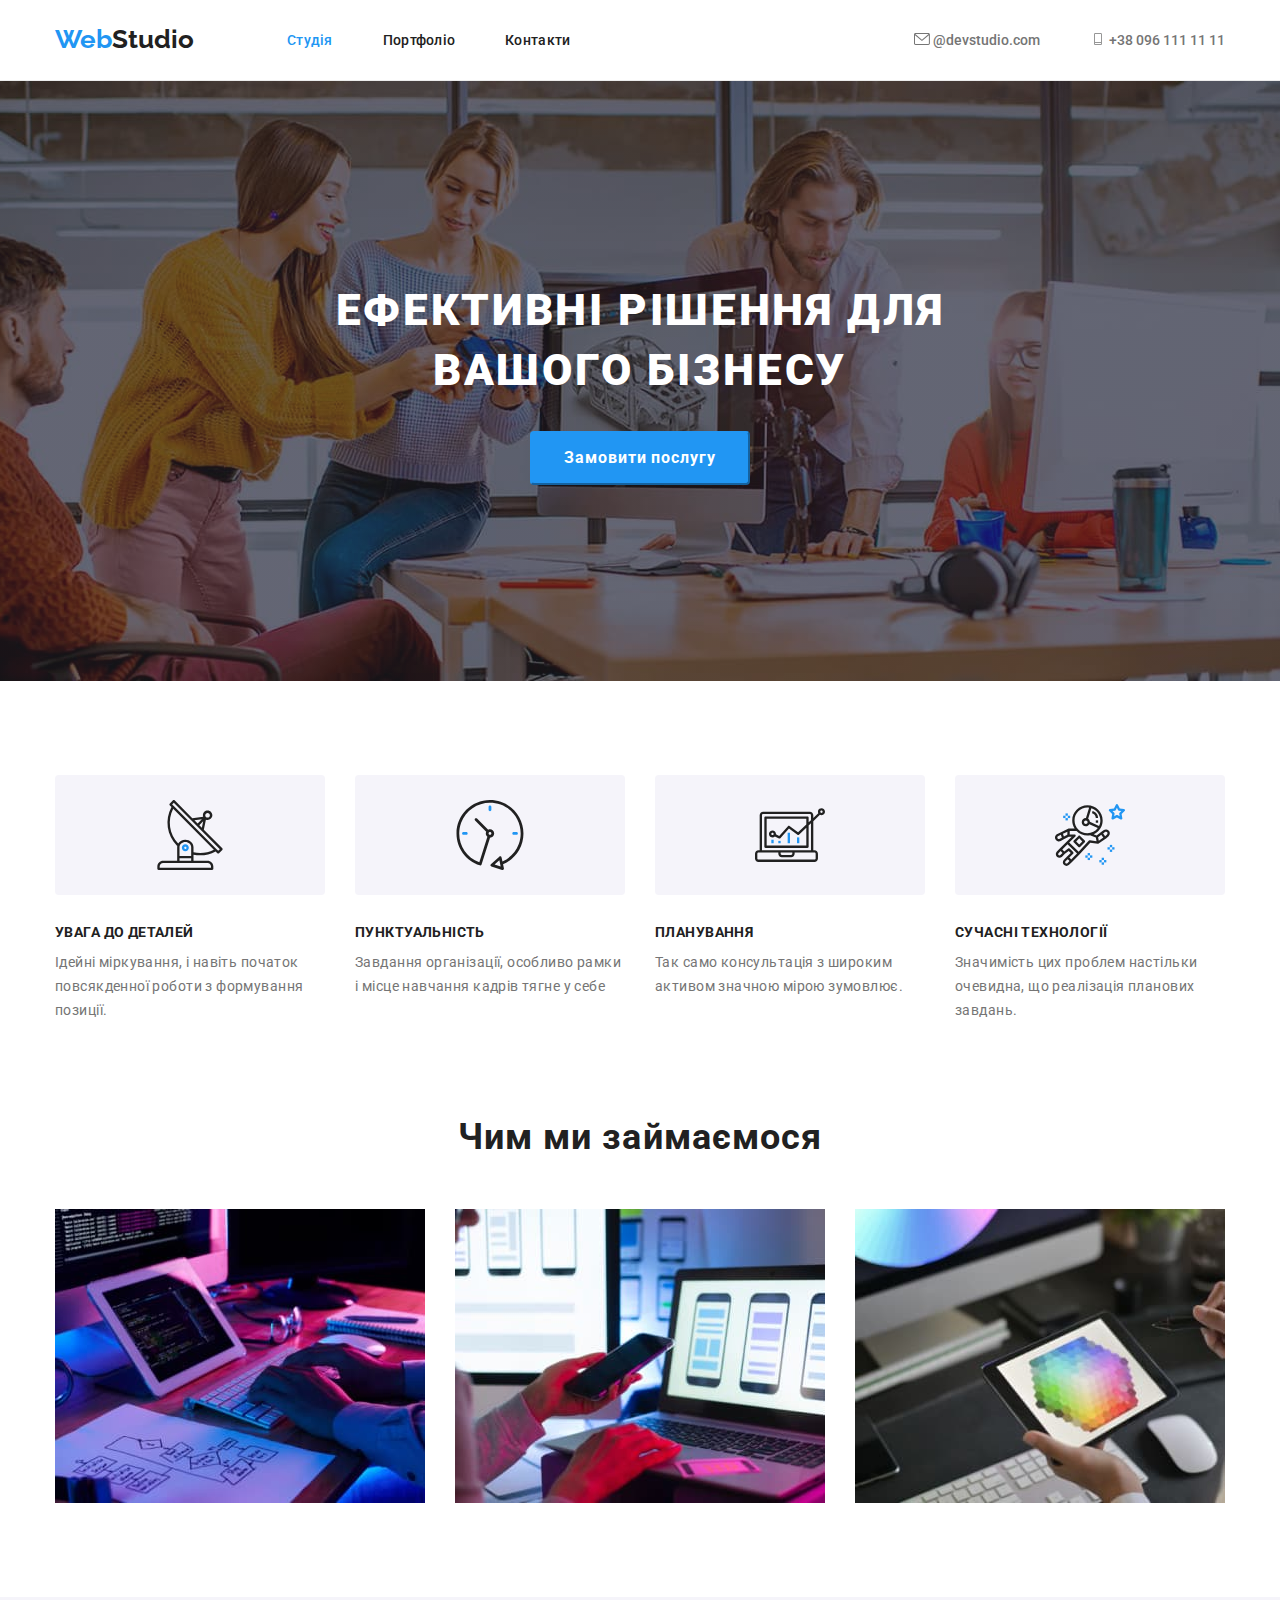
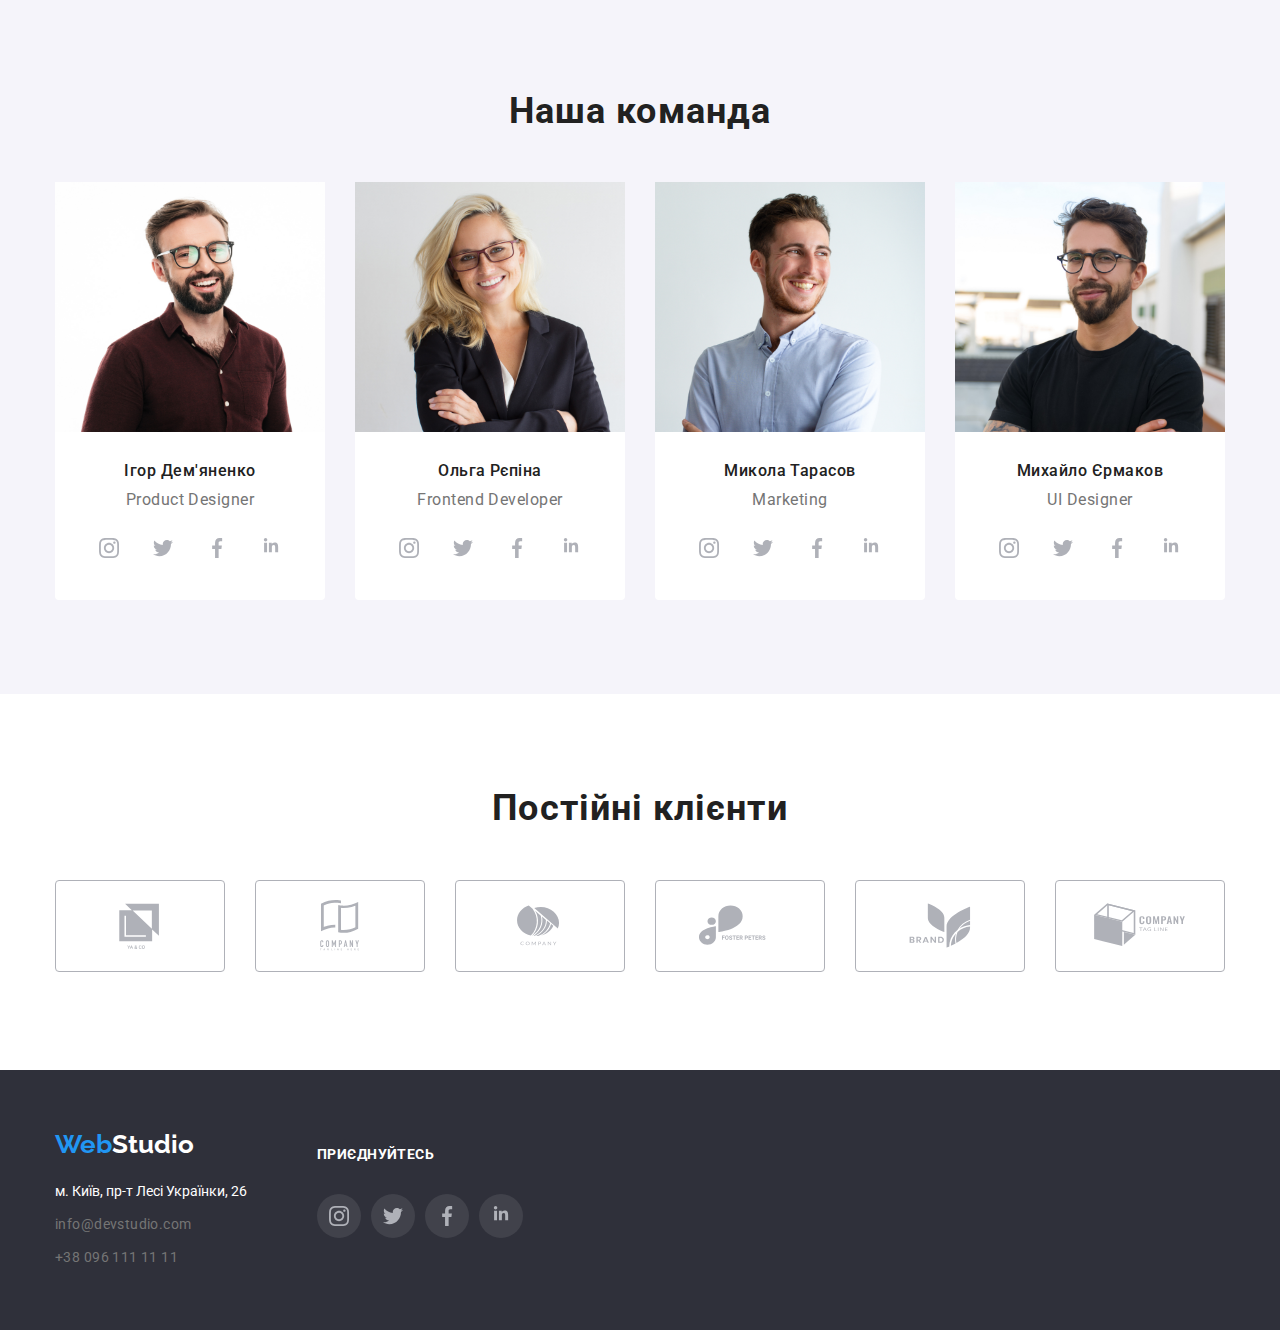
<file: index.html>
<!DOCTYPE html>
<html lang="uk">
  <head>
    <meta charset="UTF-8" />
    <meta http-equiv="X-UA-Compatible" content="IE=edge" />
    <meta name="viewport" content="width=device-width, initial-scale=1.0" />
    <title>Document</title>
    <link rel="preconnect" href="https://fonts.googleapis.com" />
    <link rel="preconnect" href="https://fonts.gstatic.com" crossorigin />
    <link
      href="https://fonts.googleapis.com/css2?family=Homemade+Apple&family=Raleway:wght@700&family=Roboto:wght@400;500;700;900&display=swap"
      rel="stylesheet"
    />
    <link
      rel="stylesheet"
      href="https://cdn.jsdelivr.net/npm/modern-normalize@1.1.0/modern-normalize.min.css"
    />
    <link rel="stylesheet" href="./css/style.css" />
  </head>
  <body>
    <!-- header-шапка -->
    <header class="section-header">
      <nav class="container nav-page">
        <a class="logo" href="./index.html"
          >Web<span class="logo-studio">Studio</span></a
        >
        <ul class="site-nav list">
          <li class="item">
            <a class="link current" href="./index.html">Студія</a>
          </li>
          <li class="item">
            <a class="link" href="./portfolio.html">Портфоліо</a>
          </li>
          <li class="item"><a class="link" href="#">Контакти</a></li>
        </ul>
        <ul class="contact-list list">
          <li class="item">
            <a class="contact" href="mailto:info@devstudio.com">
                <svg class="mail-icon" width="16" height="12">
                    <use href="./img/icons.svg#icon-mail"></use>
                </svg>
                <span>@devstudio.com</span>
            </a>
          </li>
          <li class="item">
            <a class="contact" href="tel:+380961111111">
                <svg class="phone-icon" width="16" height="12">
                    <use href="./img/icons.svg#icon-phone"></use>
                </svg>
                <span>+38 096 111 11 11 </span>
            </a>
          </li>
        </ul>
      </nav>
    </header>
    <!--Main-->
    <main>
      <section class="section-hero">
        <div class="container">
          <h1 class="hero-title">Ефективні рішення для вашого бізнесу</h1>
          <button class="button primery" type="button">Замовити послугу</button>
        </div>
      </section>
      <!--section feature-->
      <section class="section-feature">
        <div class="container">
          <h2 class="feature-title visually-hidden">особливості</h2>
          <ul class="feature-list list">
            <li class="feature-item icon-antenna">
              <h3 class="title">УВАГА ДО ДЕТАЛЕЙ</h3>
              <p class="feauture-subtitle">
                Ідейні міркування, і навіть початок повсякденної роботи з
                формування позиції.
              </p>
            </li>
            <li class="feature-item icon-clock">
              <h3 class="title">ПУНКТУАЛЬНІСТЬ</h3>
              <p class="feauture-subtitle">
                Завдання організації, особливо рамки і місце навчання кадрів
                тягне у себе
              </p>
            </li>
            <li class="feature-item icon-diagram">
              <h3 class="title">ПЛАНУВАННЯ</h3>
              <p class="feauture-subtitle">
                Так само консультація з широким активом значною мірою зумовлює.
              </p>
            </li>
            <li class="feature-item icon-astronaut">
              <h3 class="title">СУЧАСНІ ТЕХНОЛОГІЇ</h3>
              <p class="feauture-subtitle">
                Значимість цих проблем настільки очевидна, що реалізація
                планових завдань.
              </p>
            </li>
          </ul>
        </div>
      </section>
      <!--Section work-->
      <section class="section-work">
        <div class="container">
          <h2 class="work-title">Чим ми займаємося</h2>
          <ul class="work-list list">
            <li class="item">
              <img
                src="img/box2.jpg"
                alt="аналіз сайту"
                width="370"
                height="294"
              />
            </li>
            <li class="item">
              <img
                src="img/box1.jpg"
                alt="створення мобільного додатку"
                width="370"
                height="294"
              />
            </li>
            <li class="item">
              <img src="img/box3.jpg" alt="дизайн" width="370" height="294" />
            </li>
          </ul>
        </div>
      </section>
      <!--Section our team-->
      <section class="section-team">
        <div class="container">
          <h2 class="team-title">Наша команда</h2>
          <ul class="team-list list">
            <li class="item">
              <img
                src="img/img1.jpg"
                alt="Product Designer"
                width="270"
                height="250"
              />
              <div class="about-team">
                <h3 class="item-title">Ігор Дем'яненко</h3>
                <p class="subtitle">Product Designer</p>
                <ul class="social-list">
                  <li class="social-item list">
                    <a href="" class="social-link link">
                      <svg class="social-icons" width="20" height="20">
                        <use href="./img/icons.svg#icon-instagram"></use>
                      </svg>
                    </a>
                  </li>
                  <li class="social-item list">
                    <a href="" class="social-link link">
                      <svg class="social-icons" width="20" height="20">
                        <use href="./img/icons.svg#icon-twitter"></use>
                      </svg>
                    </a>
                  </li>
                  <li class="social-item list">
                    <a href="" class="social-link link">
                      <svg class="social-icons" width="20" height="20">
                        <use href="./img/icons.svg#icon-facebook"></use>
                      </svg>
                    </a>
                  </li>
                  <li class="social-item list">
                    <a href="" class="social-link link">
                      <svg class="social-icons" width="20" height="20">
                        <use href="./img/icons.svg#icon-linkedin"></use>
                      </svg>
                    </a>
                  </li>
                </ul>
              </div>
            </li>
            <li class="item">
              <img
                src="img/img-2.jpg"
                alt="Frontend Developer"
                width="270"
                height="250"
              />
              <div class="about-team">
                <h3 class="item-title">Ольга Рєпіна</h3>
                <p class="subtitle">Frontend Developer</p>
                <ul class="social-list">
                  <li class="social-item list">
                    <a href="" class="social-link link">
                      <svg class="social-icons" width="20" height="20">
                        <use href="./img/icons.svg#icon-instagram"></use>
                      </svg>
                    </a>
                  </li>
                  <li class="social-item list">
                    <a href="" class="social-link link">
                      <svg class="social-icons" width="20" height="20">
                        <use href="./img/icons.svg#icon-twitter"></use>
                      </svg>
                    </a>
                  </li>
                  <li class="social-item list">
                    <a href="" class="social-link link">
                      <svg class="social-icons" width="20" height="20">
                        <use href="./img/icons.svg#icon-facebook"></use>
                      </svg>
                    </a>
                  </li>
                  <li class="social-item list">
                    <a href="" class="social-link link">
                      <svg class="social-icons" width="20" height="20">
                        <use href="./img/icons.svg#icon-linkedin"></use>
                      </svg>
                    </a>
                  </li>
                </ul>
              </div>
            </li>
            <li class="item">
              <img
                src="img/img-3.jpg"
                alt="Marketing"
                width="270"
                height="250"
              />
              <div class="about-team">
                <h3 class="item-title">Микола Тарасов</h3>
                <p class="subtitle">Marketing</p>
                <ul class="social-list">
                  <li class="social-item list">
                    <a href="" class="social-link link">
                      <svg class="social-icons" width="20" height="20">
                        <use href="./img/icons.svg#icon-instagram"></use>
                      </svg>
                    </a>
                  </li>
                  <li class="social-item list">
                    <a href="" class="social-link link">
                      <svg class="social-icons" width="20" height="20">
                        <use href="./img/icons.svg#icon-twitter"></use>
                      </svg>
                    </a>
                  </li>
                  <li class="social-item list">
                    <a href="" class="social-link link">
                      <svg class="social-icons" width="20" height="20">
                        <use href="./img/icons.svg#icon-facebook"></use>
                      </svg>
                    </a>
                  </li>
                  <li class="social-item list">
                    <a href="" class="social-link link">
                      <svg class="social-icons" width="20" height="20">
                        <use href="./img/icons.svg#icon-linkedin"></use>
                      </svg>
                    </a>
                  </li>
                </ul>
              </div>
            </li>
            <li class="item">
              <img
                src="img/img-4.jpg"
                alt="UI Designer"
                width="270"
                height="250"
              />
              <div class="about-team">
                <h3 class="item-title">Михайло Єрмаков</h3>
                <p class="subtitle">UI Designer</p>
                <ul class="social-list">
                  <li class="social-item list">
                    <a href="" class="social-link link">
                      <svg class="social-icons" width="20" height="20">
                        <use href="./img/icons.svg#icon-instagram"></use>
                      </svg>
                    </a>
                  </li>
                  <li class="social-item list">
                    <a href="" class="social-link link">
                      <svg class="social-icons" width="20" height="20">
                        <use href="./img/icons.svg#icon-twitter""></use>
                      </svg>
                    </a>
                  </li>
                  <li class="social-item list">
                    <a href="" class="social-link link">
                      <svg class="social-icons" width="20" height="20">
                        <use href="./img/icons.svg#icon-facebook"></use>
                      </svg>
                    </a>
                  </li>
                  <li class="social-item list">
                    <a href="" class="social-link link">
                      <svg class="social-icons" width="20" height="20">
                        <use href="./img/icons.svg#icon-linkedin"></use>
                      </svg>
                    </a>
                  </li>
                </ul>
              </div>
            </li>
          </ul>
        </div>
      </section>
      <!-- customers -->
      <section class="customers">
        <div class="containers">
          <h2 class="customers-title">Постійні клієнти</h2>
          <ul class="customers-list list">
            <li class="customers-item"><a href="" class="customers-link"></a>
            <svg class="customers-icon">
                <use href="./img/icons-logo.svg#icon-Logo"></use>
            </svg></li>
            <li class="customers-item"><a href="" class="customers-link"></a>
            <svg class="customers-icon">
                <use href="./img/icons-logo.svg#icon-Logo-1"></use>
            </svg></li>
            <li class="customers-item"><a href="" class="customers-link"></a>
            <svg class="customers-icon">
                <use href="./img/icons-logo.svg#icon-Logo-2"></use>
            </svg></li>
            <li class="customers-item"><a href="" class="customers-link"></a>
            <svg class="customers-icon">
                <use href="./img/icons-logo.svg#icon-Logo-3"></use>
            </svg></li>
            <li class="customers-item"><a href="" class="customers-link"></a>
            <svg class="customers-icon">
                <use href="./img/icons-logo.svg#icon-Logo-4"></use>
            </svg></li>
            <li class="customers-item"><a href="" class="customers-link"></a>
            <svg class="customers-icon">
                <use href="./img/icons-logo.svg#icon-Logo-5"></use>
                </use>
            </svg></li>
          </ul>
        </div>
      </section>
    </main>
    <!--footer-->
    <footer class="section-footer">
      <div class="container footer">
        <section class="fotter-nav">
          <a class="footer-logo" href="./index.html"
            >Web<span class="footer-studio">Studio</span></a
          >
          <address class="address">
            <ul class="address-list list">
              <li class="footer-item">
                <a
                  class="address-link"
                  href="https://goo.gl/maps/UXaTp1BrpEmgEW7"
                  >м. Київ, пр-т Лесі Українки, 26</a
                >
              </li>
              <li class="footer-item">
                <a class="footer-contact" href="mailto:info@devstudio.com"
                  >info@devstudio.com
                </a>
              </li>
              <li class="footer-item">
                <a class="footer-contact" href="tel:+380961111111"
                  >+38 096 111 11 11
                </a>
              </li>
            </ul>
          </address>
        </section>
        <div class="join-up">
          <h3 class="join-tittle">приєднуйтесь</h3>
          <ul class="social-list">
            <li class="social-item list">
              <a href="" class="social-link footer link">
                <svg class="social-icons" width="20" height="20">
                  <use href="./img/icons.svg#icon-instagram"></use>
                </svg>
              </a>
            </li>
            <li class="social-item list">
              <a href="" class="social-link footer link">
                <svg class="social-icons" width="20" height="20">
                  <use href="./img/icons.svg#icon-twitter"></use>
                </svg>
              </a>
            </li>
            <li class="social-item list">
              <a href="" class="social-link footer link">
                <svg class="social-icons" width="20" height="20">
                  <use href="./img/icons.svg#icon-facebook"></use>
                </svg>
              </a>
            </li>
            <li class="social-item list">
              <a href="" class="social-link footer link">
                <svg class="social-icons" width="20" height="20">
                  <use href="./img/icons.svg#icon-linkedin"></use>
                </svg>
              </a>
            </li>
          </ul>
        </div>
      </div>
    </footer>
  </body>
</html>
</file>
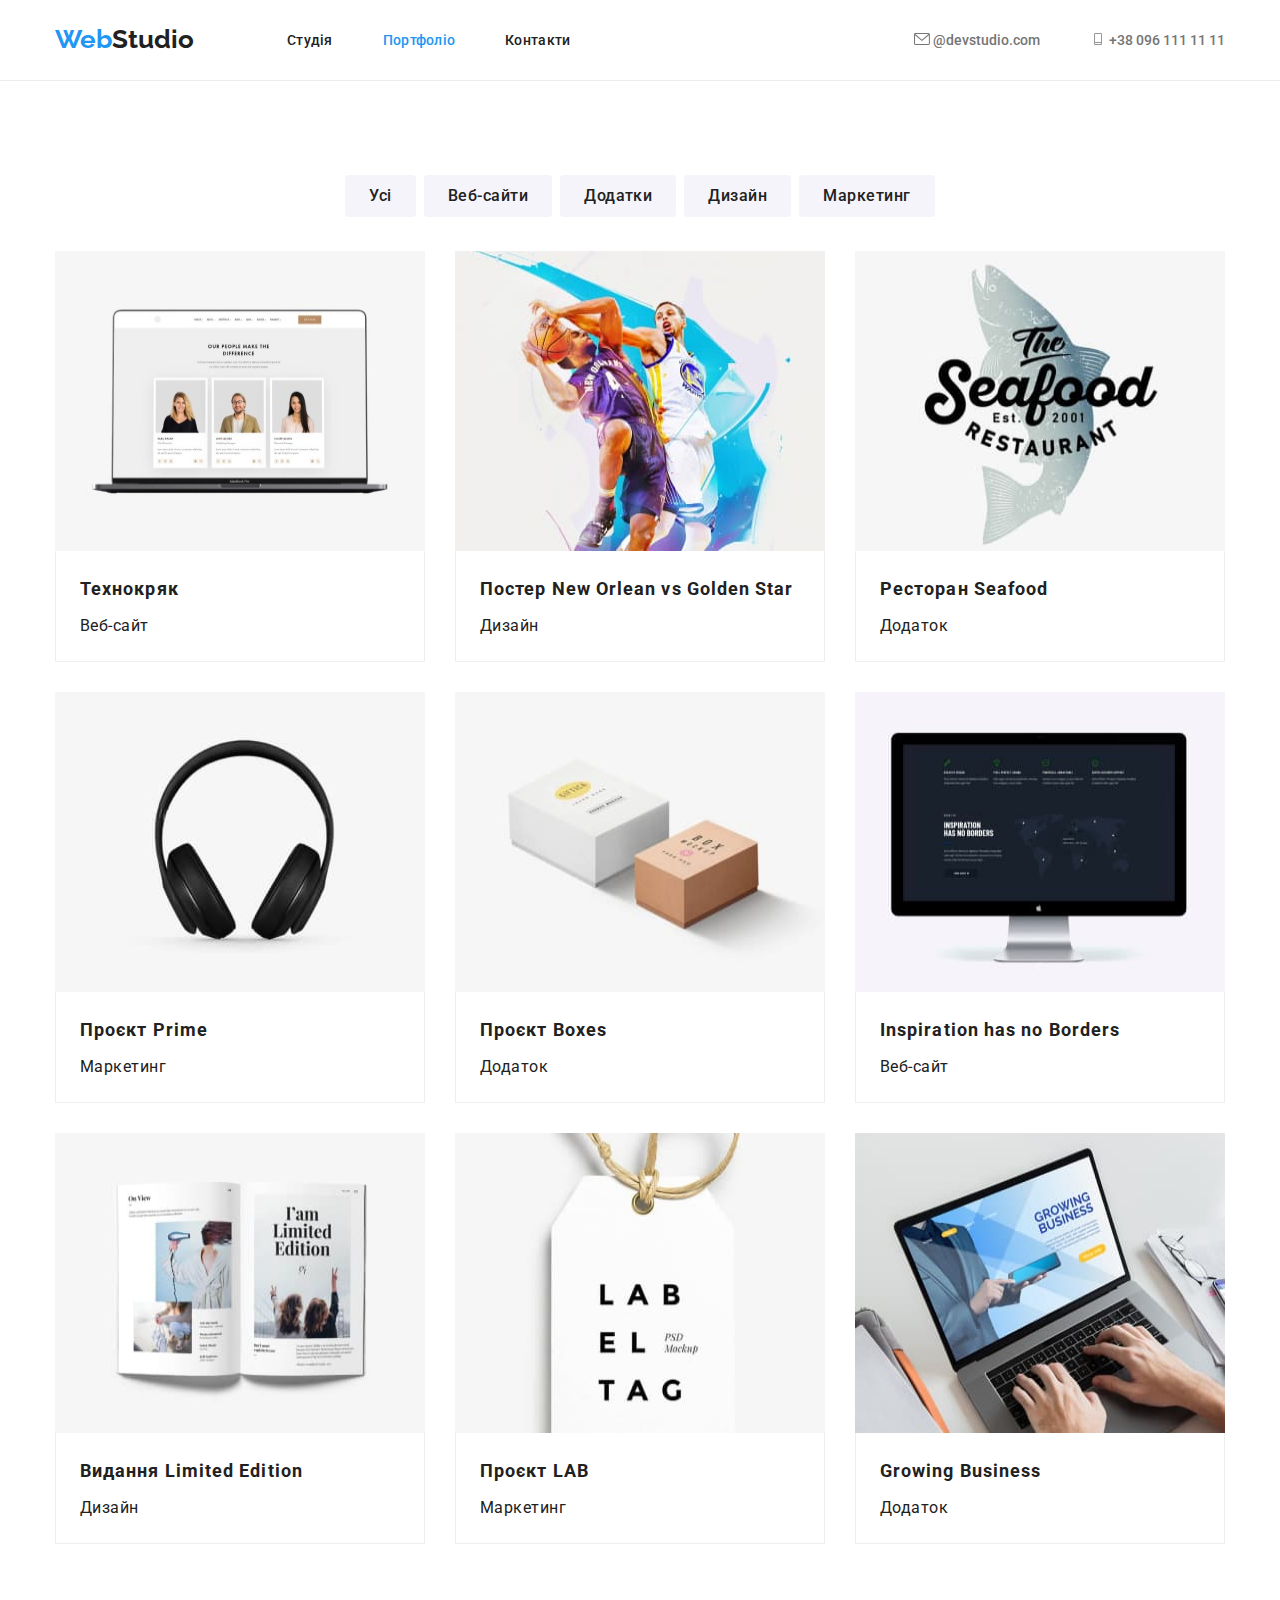
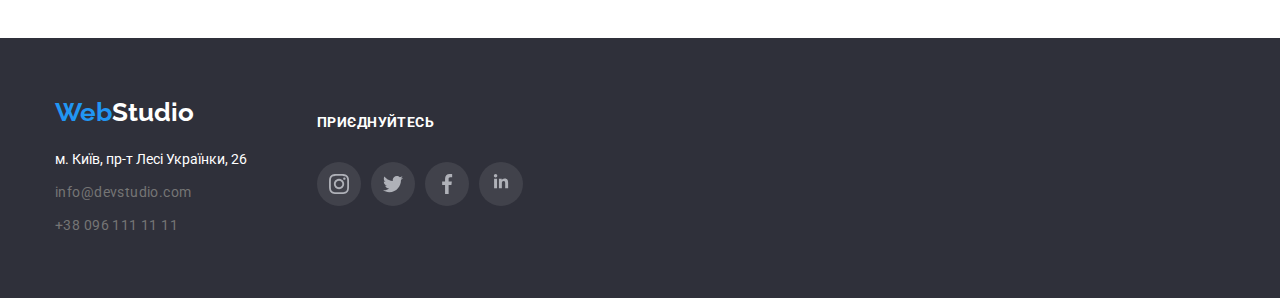
<file: portfolio.html>
<!DOCTYPE html>
<html lang="uk">
    <head>
        <meta charset="UTF-8">
        <meta http-equiv="X-UA-Compatible" content="IE=edge">
        <meta name="viewport" content="width=device-width, initial-scale=1.0">
        <title>Document</title>
        <link rel="preconnect" href="https://fonts.googleapis.com"> 
        <link rel="preconnect" href="https://fonts.gstatic.com" crossorigin> 
        <link href="https://fonts.googleapis.com/css2?family=Homemade+Apple&family=Raleway:wght@700&family=Roboto:wght@400;500;700;900&display=swap" rel="stylesheet">
        <link rel="stylesheet" href="https://cdn.jsdelivr.net/npm/modern-normalize@1.1.0/modern-normalize.min.css">
        <link rel="stylesheet" href="./css/style.css">
    </head>
    <body>
        <header class="section-header">
            <nav   class="container nav-page">  
            <a class="logo" href="./index.html">Web<span class="logo-studio">Studio</span></a>
                <ul class="site-nav list">
                    <li class="item"> <a class="link" href="./index.html">Студія</a> </li>
                    <li class="item"> <a class="link current" href="./portfolio.html">Портфоліо</a></li>
                    <li class="item"> <a class="link" href="#">Контакти</a></li>
                </ul>
                <ul class="contact-list list">
                    <li class="item">
                      <a class="contact" href="mailto:info@devstudio.com">
                          <svg class="mail-icon" width="16" height="12">
                              <use href="./img/icons.svg#icon-mail"></use>
                          </svg>
                          <span>@devstudio.com</span>
                      </a>
                    </li>
                    <li class="item">
                      <a class="contact" href="tel:+380961111111">
                          <svg class="phone-icon" width="16" height="12">
                              <use href="./img/icons.svg#icon-phone"></use>
                          </svg>
                          <span>+38 096 111 11 11 </span>
                      </a>
                    </li>
                  </ul>
            </nav>
            </header>
        </header>
        <!--section projects-->
        <main>
            <section class="section-portfolio">
               <div class="container">
                <h1 class="portfolio-button visually-hidden">our-works</h1>
                <ul class="button-list list">
                    <li class="item"><button type="button" class="button secondary">Усі</button></li>
                    <li class="item"><button type="button" class="button secondary">Веб-сайти</button></li>
                    <li class="item"><button type="button" class="button secondary">Додатки</button></li>
                    <li class="item"><button type="button" class="button secondary">Дизайн</button></li>
                    <li class="item"><button type="button" class="button secondary">Маркетинг</button></li>
                </ul>
                    <ul class="portfolio-list list">
                        <li class="item"> 
                            <a class="portfolio-links" href=""><img  src="img/project-1.jpg"  alt="Технокряк"  width="370"  height="300">
                                <div class="about-projects">
                                    <h2 class="title">Технокряк</h2>
                                    <p class="portfolio-subtitle">Веб-сайт</p>
                                </div>
                            </a>
                        </li>
                        <li class="item">
                            <a class="portfolio-links" href=""><img src="img/project-2.jpg" alt="Постер New Orlean vs Golden Star" width="370" height="300">
                                <div class="about-projects">
                                    <h2 class="title">Постер New Orlean vs Golden Star</h2>
                                    <p class="portfolio-subtitle">Дизайн</p>
                                </div>
                            </a>
                        </li>
                        <li class="item">
                            <a class="portfolio-links" href=""><img src="img/project-3.jpg" alt="Ресторан Seafood" width="370" height="300">
                                <div class="about-projects">
                                    <h2 class="title">Ресторан Seafood</h2>
                                    <p class="portfolio-subtitle">Додаток</p>
                                </div>
                            </a>
                        </li>
                        <li class="item">
                            <a class="portfolio-links" href=""><img src="img/project-4.jpg" alt="Проєкт Prime" width="370" height="300">
                                <div class="about-projects">
                                    <h2 class="title">Проєкт Prime</h2>
                                    <p class="portfolio-subtitle">Маркетинг</p>
                                </div>
                            </a>
                        </li>
                        <li class="item">
                            <a class="portfolio-links" href=""><img src="img/project-5.jpg" alt="Проєкт Boxes" width="370" height="300">
                                <div class="about-projects">
                                    <h2 class="title">Проєкт Boxes</h2>
                                    <p class="portfolio-subtitle">Додаток</p>
                                </div>
                            </a>           
                        </li>
                        <li class="item">
                            <a class="portfolio-links" href=""><img src="img/project-6.jpg" alt="Inspiration has no Borders" width="370" height="300">
                                <div class="about-projects">
                                    <h2 class="title">Inspiration has no Borders</h2>
                                    <p class="portfolio-subtitle">Веб-сайт</p>
                                </div>
                            </a>
                        </li>
                        <li class="item">
                            <a class="portfolio-links" href=""><img src="img/project-7.jpg" alt="Видання Limited Edition" width="370" height="300">
                                <div class="about-projects">
                                    <h2 class="title">Видання Limited Edition</h2>
                                    <p class="portfolio-subtitle" >Дизайн</p>
                                </div>
                            </a>
                        </li>
                        <li class="item">
                            <a class="portfolio-links" href=""><img src="img/project-8.jpg" alt="Проєкт LAB" width="370" height="300">
                                <div class="about-projects"> 
                                    <h2 class="title">Проєкт LAB</h2>
                                    <p class="portfolio-subtitle">Маркетинг</p>
                                </div>
                            </a>
                          </li>
                        <li class="item">
                            <a class="portfolio-links" href=""><img src="img/project-9.jpg" alt="Growing Business" width="370" height="300">
                                <div class="about-projects">
                                    <h2 class="title">Growing Business</h2>
                                    <p class="portfolio-subtitle">Додаток</p>
                                </div>
                            </a>
                        </li> 
                    </ul>
               </div>
                
            </section>
            
        </main>
       <!--footer-->
       <footer class="section-footer">
        <div class="container footer">
          <section class="fotter-nav">
              <a class="footer-logo" href="./index.html">Web<span class="footer-studio">Studio</span></a>
              <address class="address">
                  <ul class="address-list list">
                      <li class="footer-item"><a class="address-link" href="https://goo.gl/maps/UXaTp1BrpEmgEW7">м. Київ, пр-т Лесі Українки, 26</a></li>
                      <li class="footer-item"><a class="footer-contact" href="mailto:info@devstudio.com">info@devstudio.com </a></li>
                      <li class="footer-item"><a class="footer-contact" href="tel:+380961111111">+38 096 111 11 11 </a></li>
                  </ul>
              </address>
          </section>
          <div class="join-up">
                  <h3 class="join-tittle">приєднуйтесь</h3>
               <ul class="social-list">
                  <li class="social-item list">
                      <a href="" class="social-link footer link">
                          <svg class="social-icons" width="20" height="20">
                              <use href="./img/icons.svg#icon-instagram"></use>
                          </svg>
                      </a>
                  </li>
                  <li class="social-item list">
                      <a href="" class="social-link footer link">
                          <svg class="social-icons" width="20" height="20">
                              <use href="./img/icons.svg#icon-twitter"></use>
                          </svg>
                      </a>
                  </li>
                  <li class="social-item list">
                      <a href="" class="social-link  footer link">
                          <svg class="social-icons" width="20" height="20">
                              <use href="./img/icons.svg#icon-facebook"></use>
                          </svg>
                      </a>
                  </li>
                  <li class="social-item list">
                      <a href="" class="social-link  footer link">
                          <svg class="social-icons" width="20" height="20">
                              <use href="./img/icons.svg#icon-linkedin"></use>
                          </svg>
                      </a>
                  </li>
               </ul>
               </div>
        </div>
        
      </footer>
  </body>
  
  </html>
</file>
<file: css/style.css>
:root{
    --primery-text-color:#212121;
    --secondery-text-color:#757575;
    --accent-text-color: #2196F3;
    --white-text-color: #FFFFFF;
    --main-background-color: #F5F5F5;
    --secondery-background-color: #2F303A;
    --button-background-color: #F5F4FA;
    --icons-main-color: #AFB1B8;
}
body{
    color:var(--primery-text-color);
    background-color:var(--white-text-color);
    font-family: Roboto, sans-serif;}
.list{
    list-style: none;
    margin: 0;
    padding: 0;
}
h1, h2,h3,p{
    margin-bottom: 0;
    margin-top: 0;
}
img{
    display: block;
}
             /* LOGO */
.logo{
    padding-top: 24px;
    padding-bottom: 25px;
    color: var(--accent-text-color);
    font-family: Raleway, sans-serif;
    font-weight: 700;
    font-size: 26px;
    line-height: 1.2;
    text-decoration: none;
}
.logo-studio{ 
    color: var(--primery-text-color);
}


.section-header{
border-bottom: 1px solid #ECECEC;
}

     /* NAVIGATION */
.nav-page{
    display: flex;
    align-items: center;
}
.site-nav{
    display:flex;
    margin-left: 93px;
}
.site-nav .item + .item {
    margin-left: 50px;
  }
.site-nav .link{
    display: block;
    padding: 32px 0;
    color: var(--primery-text-color);
    font-weight: 500;
    font-size: 14px;
    line-height: 1.15;
    letter-spacing: 0.02em;
    text-decoration: none;
}
.site-nav .link:hover,
.site-nav .link:focus{
    color: var(--accent-text-color);
}
.site-nav .link.current {
     color: var(--accent-text-color);
}
        /* CONTACTS */
.contact-list{
    display: flex;
    margin-left: auto;
    align-items: ;
}
.contact-list .item + .item{
    margin-left: 50px;
}
.contact:hover, 
.contact:focus{
    color:var(--accent-text-color);
}
.mail-icon, .phone-icon{
    fill:currentColor;
}
.contact{
    color: var(--secondery-text-color);
    font-weight: 500;
    font-size: 14px;
    line-height: 16px;
    letter-spacing: 1.15;
    text-decoration: none;
    font-style: normal;
}

 /* hero- секція головна в шапці */
 .section-hero{
    margin: auto;
    padding: 200px 0;
    text-align: center; 

     max-width: 1600px;
     max-height: 600px; 
    color: var(--white-text-color);
    background-color: #C4C4C4;
    background-image:linear-gradient(
        rgba(47, 48, 58, 0.4),
        rgba(47, 48, 58, 0.4)
        ),
    url(/img/hero-bg.jpg);
    background-repeat: no-repeat;
    background-position: center;
    
}
.hero-title{
    margin-top: 0;
    margin-bottom: 30px;
    margin-left: auto;
    margin-right: auto;
    width: 696px;
    font-weight: 900;
    font-size: 44px;
    line-height: 1.36;
    text-align: center;
    letter-spacing: 0.06em;
    text-transform: uppercase;
}
  
/* sections-секції */
.section-feature{
    padding-top: 94px;
    padding-bottom: 94px;
    }
 .feature-list{
    display: flex;  
 
 }
 .feature-item{
    margin-right:30px;
    width: 270px;
 }

 .feature-item:last-child {
    margin-right: 0;
 }
 .feature-item::before{
    margin-bottom: 30px;
    display: block;
    content: '';
    height: 120px;
    background:var(--button-background-color);
    border-radius: 4px;
    background-repeat: no-repeat;
    background-position: center;
 }
  .icon-antenna::before{
    background-image: url(../img/bg-antenna.svg);
 }
 .icon-clock::before{
    background-image: url(../img/bg-clock.svg);
 }
 .icon-diagram::before{
    background-image: url(../img/bg-diagram.svg);
 }
 .icon-astronaut::before{
    background-image: url(../img/bg-astronaut.svg);
 }
 
    
.feature-list .title{
    color:var(--primery-text-color);   
    margin-top: 0;
    margin-bottom: 10px ;
    font-size: 14px;
    line-height: 1.14;
    letter-spacing: 0.03em;
}
.feauture-subtitle{
    color:var(--secondery-text-color);
    font-style: normal;
    font-weight: 400;
    font-size: 14px;
    line-height: 1.71;    
    letter-spacing: 0.03em;
   }

/* SECTION-WORK */
.section-work{
    padding-bottom: 94px;
}
.work-title{
    margin-bottom: 50px;
    color: var(--primery-text-color);
    font-weight: 700;
    font-size: 36px;
    line-height: 1.16;
    text-align: center;
    letter-spacing: 0.03em;
}
.work-list{
    display: flex;
    justify-content: space-between;
}
/* .work-list .item + .item{
    margin-left: 30px;
} */

/* OUR TEAM */
.section-team{
    background-color: var(--button-background-color);
    padding-bottom: 94px;
    padding-top: 94px;
    max-width: 1600px;
    margin: auto;
}
.team-title{
    padding-bottom: 50px;
    color: var(--primery-text-color);
    font-weight: 700;
    font-size: 36px;
    text-align: center;
    letter-spacing: 0.03em;
}
.team-list{
display: flex;
}
.team-list .item{
  display: block;
}
.team-list .item + .item{
    margin-left: 30px;
}

.about-team{
    background-color: var(--white-text-color);
    padding-top: 30px;
    padding-bottom: 30px;
    border-radius: 0px 0px 4px 4px;
}
.item-title{
    color:var(--primery-text-color);
    font-weight: 500;
    font-size: 16px;
    line-height: 1.18;
    text-align: center;
    letter-spacing: 0.03em;
    
}
.subtitle{
    margin-top: 10px;
    color:var(--secondery-text-color);
    font-weight: 400;
    font-size: 16px;
    line-height: 1.18;
    text-align: center;
    letter-spacing: 0.03em;
    }

    /* customers */
    .customers-title{
        font-weight: 700;
        font-size: 36px;
        line-height: 1.16;
        text-align: center;
        letter-spacing: 0.03em;
        margin-bottom: 50px;

    }
    .customers{
        padding-bottom: 94px;
        padding-top: 94px;
        max-width: 1600px;
        margin: auto;
    }
    .customers-icon{
        padding: 16px 32px;
        width: 170px;
        height: 92px;
        border: 1px solid #AFB1B8;
        border-radius: 4px;
        fill: var(--icons-main-color);
    }
    .customers-icon:hover,
    .customers-icon:focus{
        fill: var(--accent-text-color);
        border: 1px solid var(--accent-text-color);

    }
    .customers-list {
        display: flex;
        justify-content: center;
        align-items: center;
    }
    .customers-list .customers-item + .customers-item{
        margin-left: 30px;
    }
/* SOCIAL LINKS */
.social-list{
    display: flex;
    padding-left: 0;
    justify-content: center;
}
.social-list .social-item {
    width:44px;
    height: 44px;
    margin-right: 10px;
    margin-top: 16px;
}
.social-item:last-child{
    margin-right: 0px;
}
.social-list .social-link {
    width: 100%;
    height: 100%;
    display: flex;
    align-items: center;
    justify-content: center;
    border-radius: 50px;
    color: var(--icons-main-color);
}
.social-list .social-link.footer:hover{
    background-color: var(--accent-text-color);
    
}
.social-list .social-link.footer{
    background:rgba(225, 225, 225, 10%);
    
}

.social-link:hover{
    background-color: var(--accent-text-color);
}
.social-item .social-icons{
fill: currentColor;
}
.social-link:hover .social-icons{
    color: var(--main-background-color);
    }
    
/*portfolio*/
.about-projects .title{
    margin-bottom: 4px;;
}
.portfolio-subtitle{
    font-weight: 400;
    font-size: 16px;
    line-height: 1.88;
    letter-spacing: 0.03em;
}
.section-portfolio{
    padding-top: 94px;
    padding-bottom:94px;
}
.portfolio-list{
    display: flex;
    flex-wrap: wrap;
    gap: 30px;
  
}
.portfolio-list .item{
    display: flex;
    flex-basis: calc((100% - 30px*2)/3);
 

}
   
/* .portfolio-list .item{
    margin-right: 30px;
    margin-bottom: 30px;
}
.portfolio-list .item:nth-child(3n){
margin-right: 0px;
}
.portfolio-list .item:nth-last-child(-n+3){
margin-bottom: 0%;
}  */
.about-projects{
    padding:20px 24px;
    border-left: 1px solid #EEEEEE;
    border-right: 1px solid #EEEEEE;
    border-bottom: 1px solid #EEEEEE;

}
.portfolio-links{
    color:var(--primery-text-color);
    text-decoration: none;
}

.portfolio-links .title{
    font-size: 18px;
    line-height: 2;
    letter-spacing: 0.06em;

}
/* footer-підвал */
.footer-logo{
    color: var(--accent-text-color);
    font-family: Raleway, sans-serif;
    font-weight: 700;
    font-size: 26px;
    text-decoration: none;
}
.footer-studio{
    color: var(--white-text-color);
}
.section-footer{
    padding-top:60px;
    padding-bottom: 60px;
    color: var(--white-text-color);
    background-color: var(--secondery-background-color);
}
.address{
    margin-top: 20px;
}

.address-link{
    color: var(--white-text-color);
    font-size: 14px;
    line-height: 1.7;
    font-style: normal;
    text-decoration: none;
}
.address-link:hover,
.address-link:focus{
    color: var(--accent-text-color);
}
.footer-item{
    margin-bottom: 9px;}
.footer-item:last-child{
        margin-bottom: 0px;
    }

.footer-contact{
    color: var(--secondery-text-color);
    font-weight: 400;
    font-size: 14px;
    line-height: 1.71;
    letter-spacing: 0.03em;
    text-decoration: none;
    font-style: normal;
    }
    .footer-contact:hover, .contact:focus{
        color:var(--accent-text-color);
    }
.join-up{
    display:block;
    margin-left: 70px;
}

.join-tittle{
font-weight: 700;
font-size: 14px;
line-height: 16px;
letter-spacing: 0.03em;
text-transform: uppercase;
}

/* buttons */
.button-list{
    display: flex;
    justify-content:center;
    align-items: center;
    margin-bottom: 34px;
}
.button{
    font-family: inherit;
    color: var(--white-text-color);
    background-color: var(--accent-text-color);
    text-align: center;  
    cursor: pointer;
    border-radius: 4px;
    border-color: transparent;
} 

.button.primery{ 
    padding: 10px 32px;
    font-weight: 700;
    font-size: 16px;
    line-height: 1.9;
    letter-spacing: 0.06em;
    border-radius: 4px;
    border-color: var(--accent-text-color)
} 


.button.secondary{
    padding: 6px 22px;
    margin-top: 0;
    font-weight: 500;
    font-size: 16px;
    line-height: 1.62;
    text-align: center;
    letter-spacing: 0.03em;
    color: var(--primery-text-color);
    background-color: var(--button-background-color);
    border-radius: 4px;
} 
.button-list .item +.item{
    margin-left: 8px;
}

.button.secondary:hover,
.button.secondary:focus{
    color: var(--white-text-color);
    background-color: var(--accent-text-color);
}
.visually-hidden {
    position: absolute;
    width: 1px;
    height: 1px;
    margin: -1px;
    border: 0;
    padding: 0;
    
    white-space: nowrap;
    clip-path: inset(100%);
    clip: rect(0 0 0 0);
    overflow: hidden;
  }

  .container{
    align-items: center;
    margin:auto;
    width: 1200px;
    padding-left: 15px;
    padding-right: 15px;
 }
 .container.footer{
    display: flex;
    align-items: center;

 }
</file>
